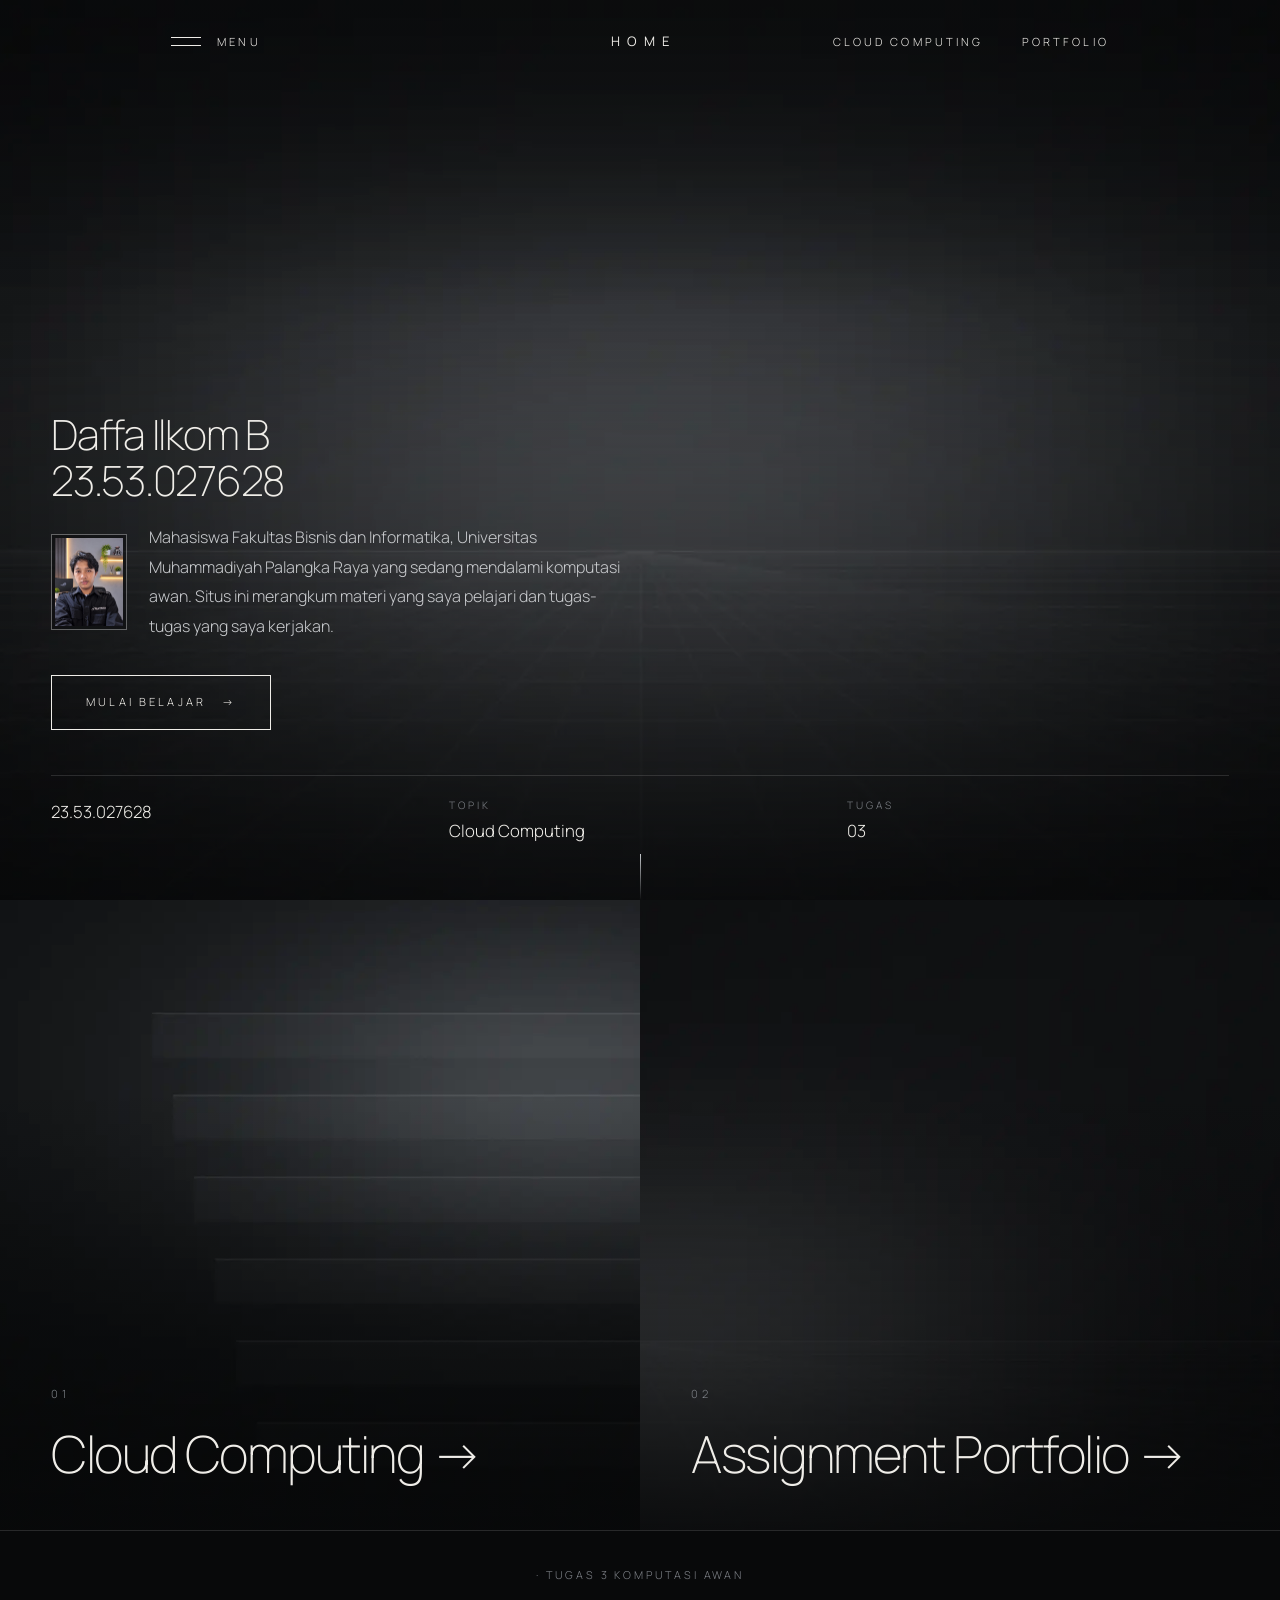
<file: index.html>
<!DOCTYPE html>
<html lang="id">
<head>
<meta charset="utf-8">
<meta name="viewport" content="width=device-width, initial-scale=1">
<meta name="theme-color" content="#08090a">
<title>Daffa | Beranda</title>
<meta name="description" content="Portofolio Ardiansyah, mahasiswa Komputasi Awan">
<link rel="icon" href="assets/img/favicon.png">
<link href="https://fonts.googleapis.com/css2?family=Instrument+Serif:ital@0;1&family=Manrope:wght@200;300;400&display=swap" rel="stylesheet">
<link rel="stylesheet" href="assets/css/style.css">
</head>
<body>
<div class="wipe" aria-hidden="true"></div>
<header class="hdr"><div class="wrap">
<button class="menu-btn" aria-expanded="false" aria-controls="menu"><b></b><span>Menu</span></button>
<a class="logo" href="index.html">HOME</a>
<nav class="links" aria-label="Navigasi utama"><a href="materi.html">Cloud Computing</a><a href="portofolio.html">Portfolio</a></nav>
</div></header>
<div class="ov" id="menu" role="dialog" aria-modal="true" aria-label="Menu navigasi" aria-hidden="true">
<div class="ov-bg" data-close></div>
<div class="ov-panel"><button class="ov-x" data-close>Tutup</button><nav aria-label="Menu penuh"><ul class="ov-list"><li><a href="index.html" style="--i:0"><em>01</em><span>Home</span><small>Tampilan Utama</small></a></li><li><a href="materi.html" style="--i:1"><em>02</em><span>Cloud Computing</span><small>SaaS, PaaS, IaaS, manfaat, dan risiko</small></a></li><li><a href="portofolio.html" style="--i:2"><em>03</em><span>Assignment Portfolio</span><small>Tugas 1 dan Tugas 2</small></a></li></ul></nav><p class="ov-foot">Daffa &middot; 23.53.027628</p></div>
<div class="ov-view" data-close><img src="assets/img/hero.webp" alt="" loading="lazy"><img src="assets/img/s-saas.webp" alt="" loading="lazy"><img src="assets/img/p-1.webp" alt="" loading="lazy"></div>
</div>
<main id="top">
<section class="hero"><img src="assets/img/hero.webp" alt="" data-p=".18" fetchpriority="high">
<div class="wrap">
<h1><span class="mask"><span>Daffa Ilkom B</span></span></h1>
<h1><span class="mask"><span>23.53.027628</span></span></h1>
<div class="intro">
<img class="avatar fade" style="--d:2" src="assets/img/daffa.jpeg" alt="Foto profil Ardiansyah" width="96" height="116" onerror="this.onerror=null;this.src='assets/img/profile-placeholder.svg'">
<p class="body-t fade" style="--d:2;color:#c9cbce;margin-top:18px;max-width:480px">Mahasiswa Fakultas Bisnis dan Informatika, Universitas Muhammadiyah Palangka Raya yang sedang mendalami komputasi awan. Situs ini merangkum materi yang saya pelajari dan tugas-tugas yang saya kerjakan.</p>
</div>
<a class="btn fade" style="--d:3" href="materi.html">Mulai Belajar</a>
<dl class="spec fade" style="--d:4"><div><dt></dt><dd>23.53.027628</dd></div><div><dt>Topik</dt><dd>Cloud Computing</dd></div><div><dt>Tugas</dt><dd>03</dd></div></dl></div>
<span class="cue" aria-hidden="true"></span></section>
<section class="duo"><a class="tile" href="materi.html"><img src="assets/img/s-saas.webp" alt="" loading="lazy"><div><p class="eyebrow">01</p><h3>Cloud Computing <span class="arrow">&rarr;</span></h3></div></a>
<a class="tile" href="portofolio.html"><img src="assets/img/p-1.webp" alt="" loading="lazy"><div><p class="eyebrow">02</p><h3>Assignment Portfolio <span class="arrow">&rarr;</span></h3></div></a></section>
</main>
<footer class="ftr"><div class="wrap"><div><span> </span> &middot; Tugas 3 Komputasi Awan</span><nav aria-label="Footer">
<script src="assets/js/app.js"></script>
</body>
</html>
</file>
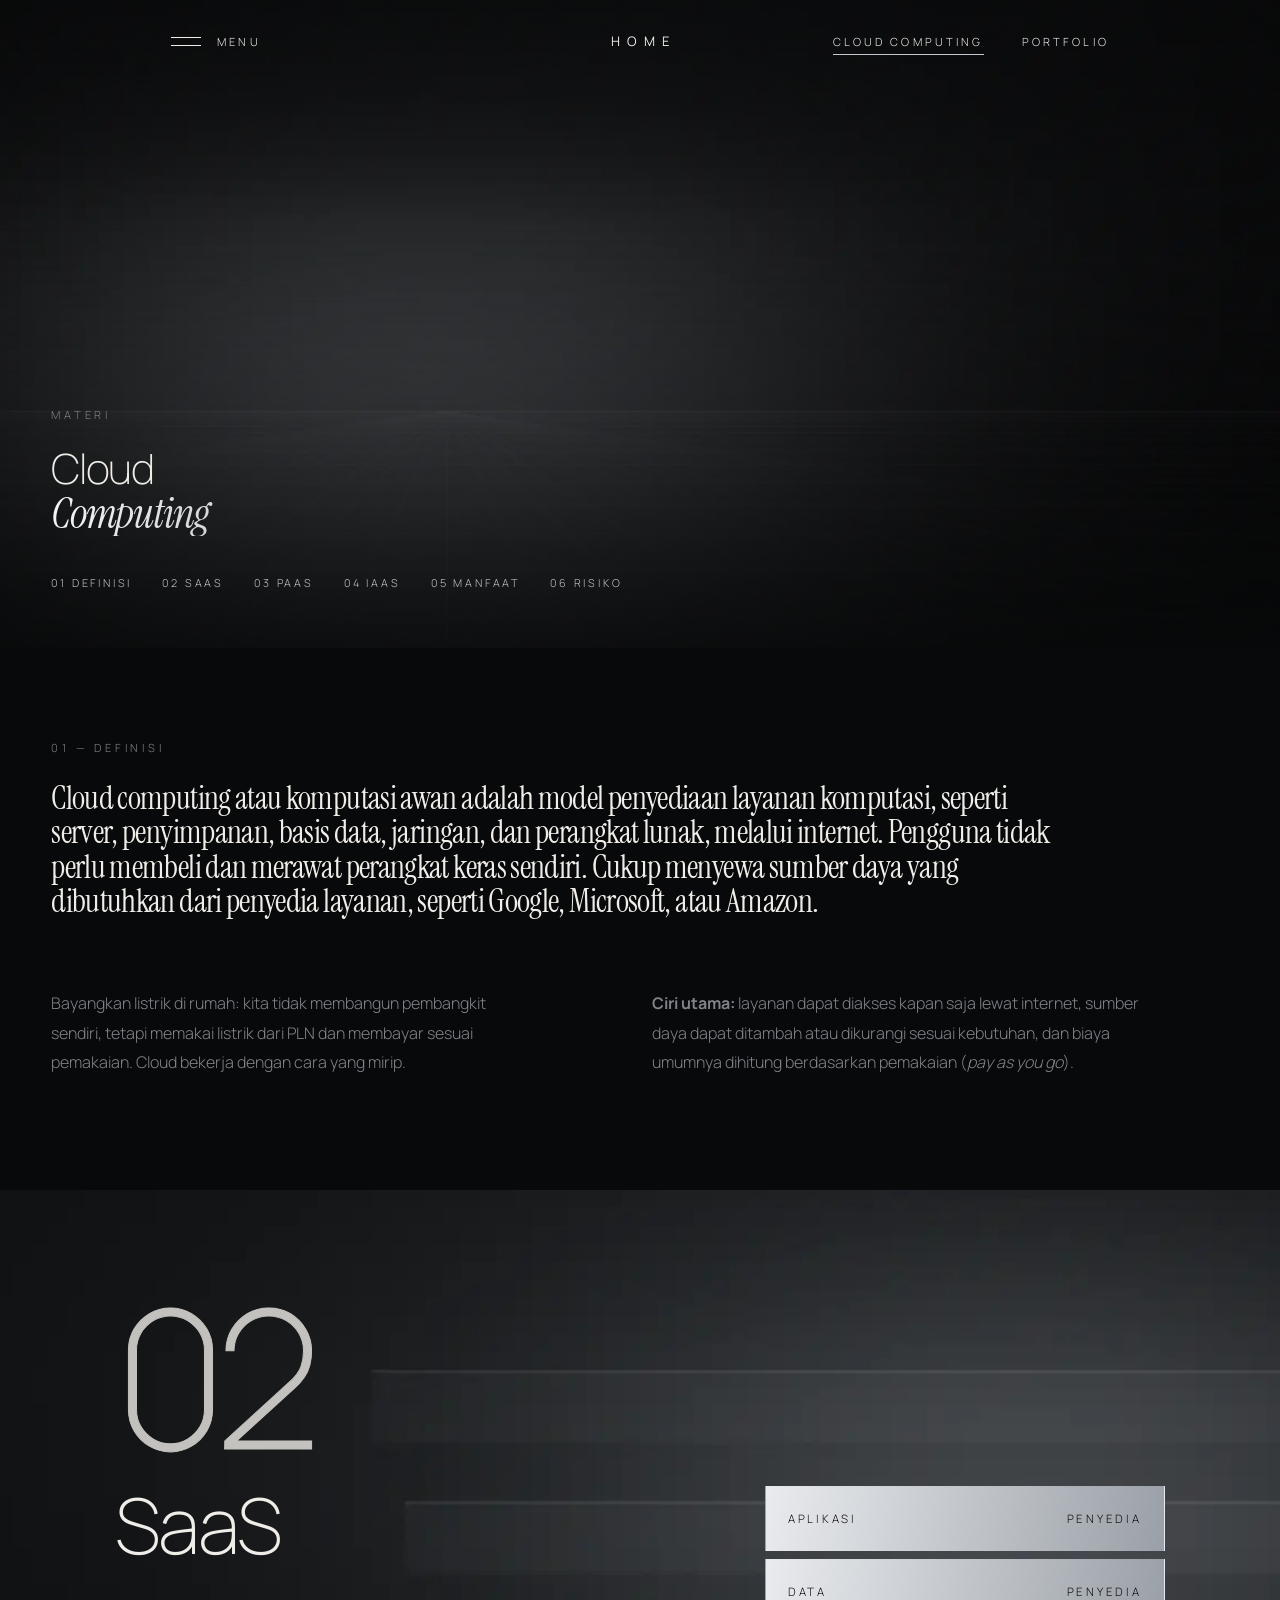
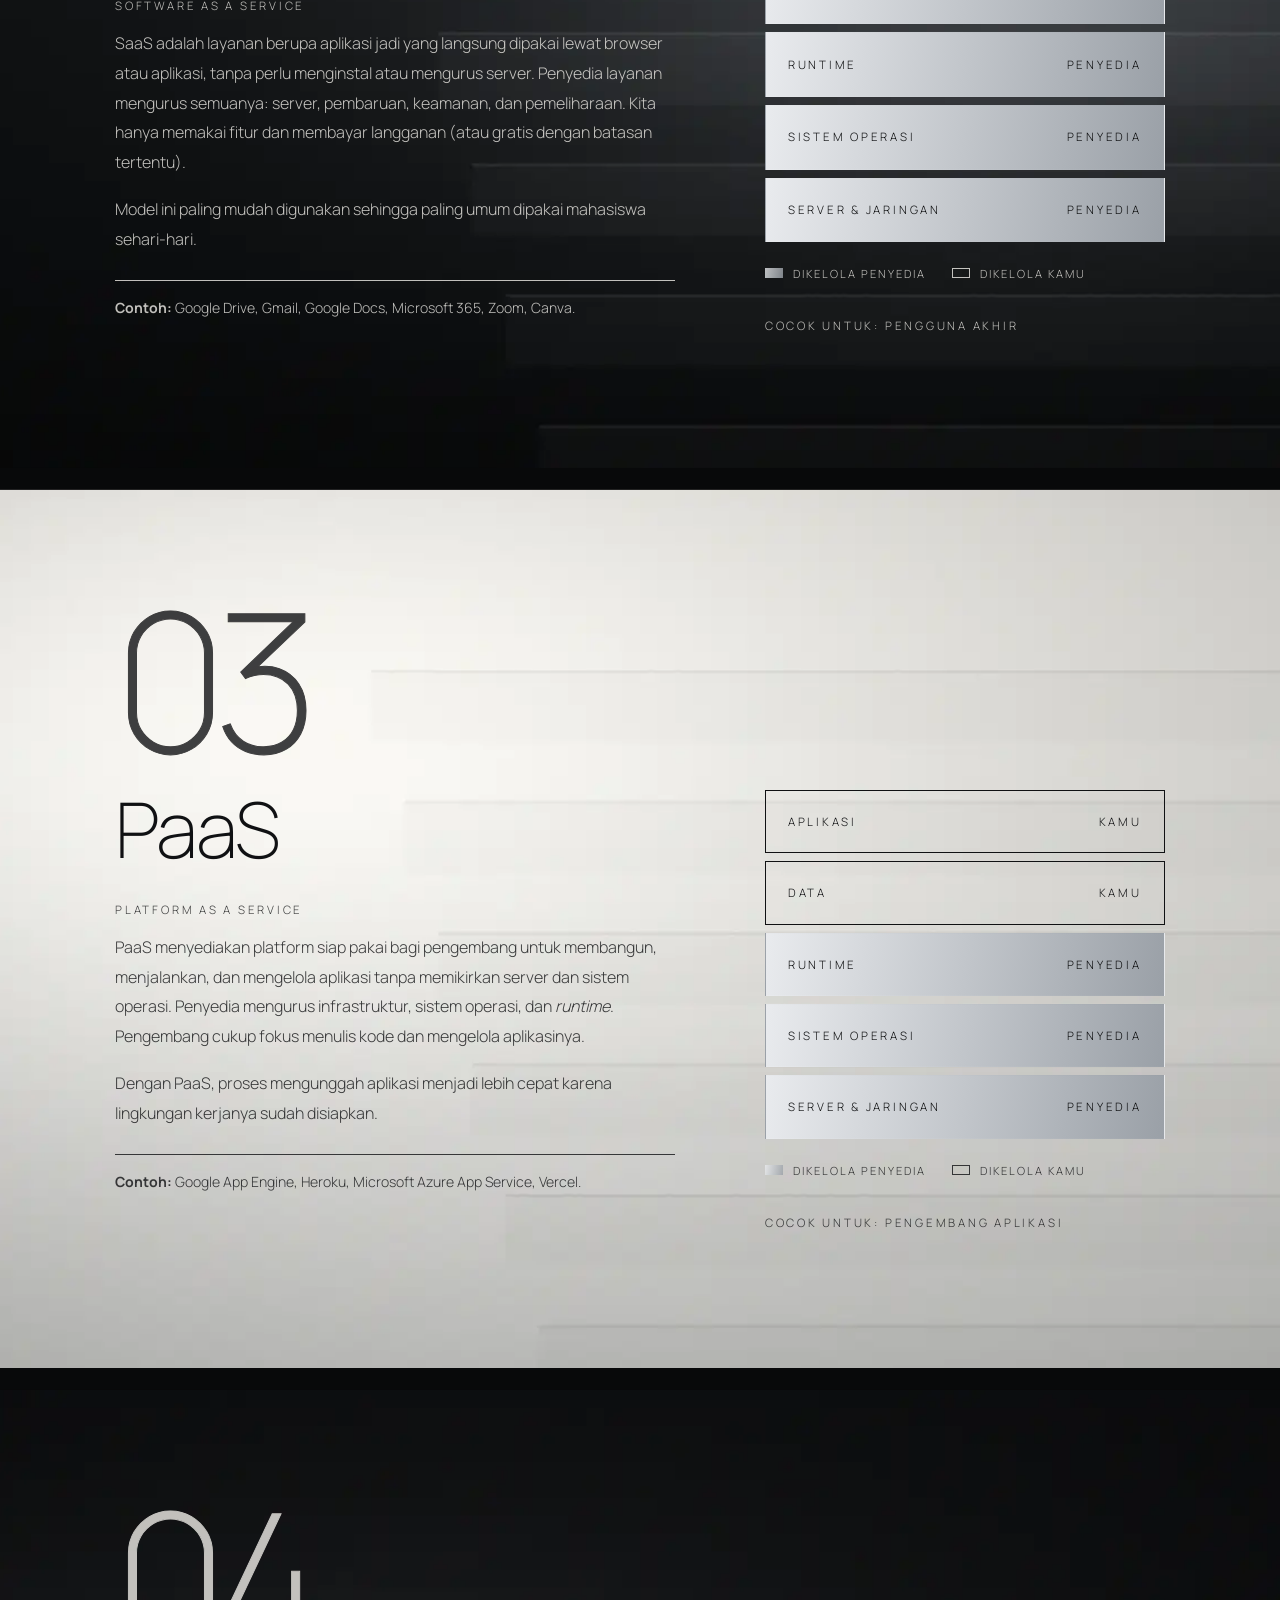
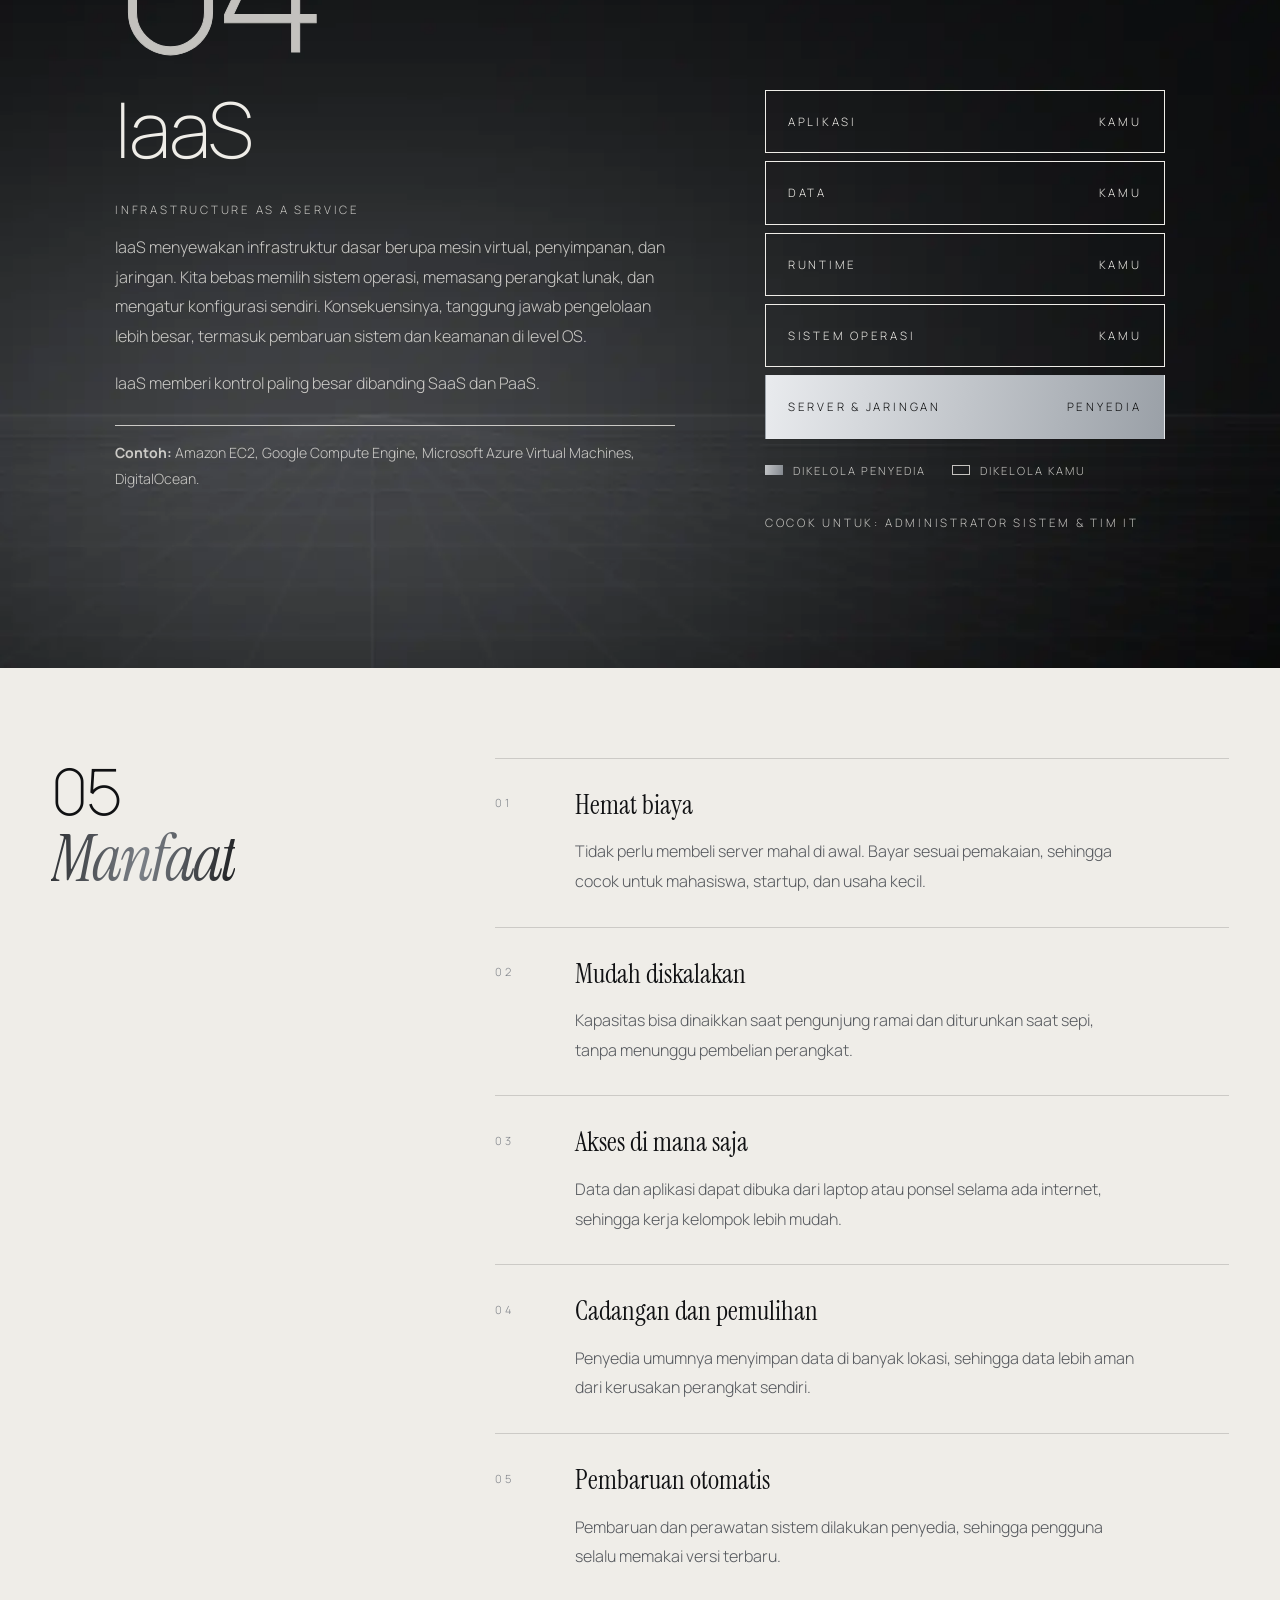
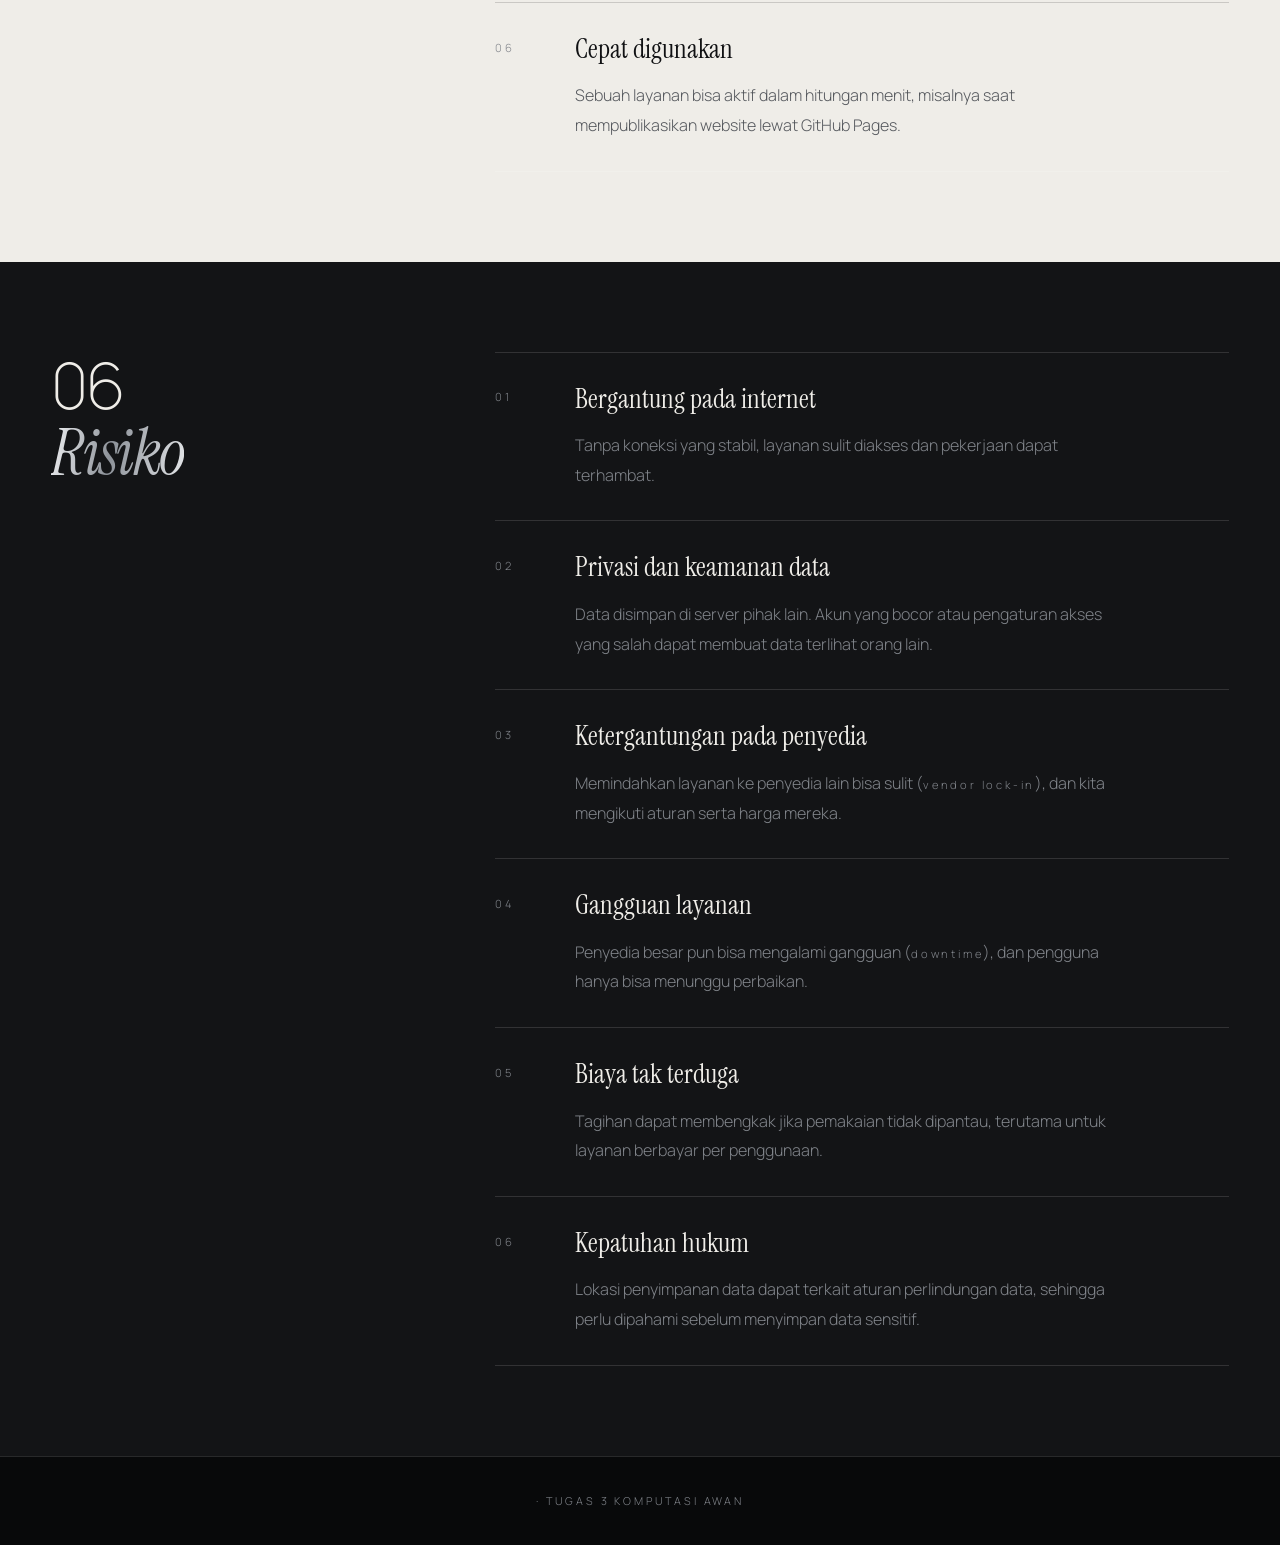
<file: materi.html>
<!DOCTYPE html>
<html lang="id">
<head>
<meta charset="utf-8">
<meta name="viewport" content="width=device-width, initial-scale=1">
<meta name="theme-color" content="#08090a">
<title>Cloud Computing | Ardiansyah</title>
<meta name="description" content="Materi dasar cloud computing: SaaS, PaaS, IaaS, manfaat, dan risiko">
<link rel="icon" href="assets/img/favicon.png">
<link href="https://fonts.googleapis.com/css2?family=Instrument+Serif:ital@0;1&family=Manrope:wght@200;300;400&display=swap" rel="stylesheet">
<link rel="stylesheet" href="assets/css/style.css">
</head>
<body>
<div class="wipe" aria-hidden="true"></div>
<header class="hdr"><div class="wrap">
<button class="menu-btn" aria-expanded="false" aria-controls="menu"><b></b><span>Menu</span></button>
<a class="logo" href="index.html">HOME</a>
<nav class="links" aria-label="Navigasi utama"><a href="materi.html" aria-current="page">Cloud Computing</a><a href="portofolio.html">Portfolio</a></nav>
</div></header>
<div class="ov" id="menu" role="dialog" aria-modal="true" aria-label="Menu navigasi" aria-hidden="true">
<div class="ov-bg" data-close></div>
<div class="ov-panel"><button class="ov-x" data-close>Tutup</button><nav aria-label="Menu penuh"><ul class="ov-list"><li><a href="index.html" style="--i:0"><em>01</em><span>Home</span><small>Tampilan Utama</small></a></li><li><a href="materi.html" style="--i:1"><em>02</em><span>Cloud Computing</span><small>SaaS, PaaS, IaaS, manfaat, dan risiko</small></a></li><li><a href="portofolio.html" style="--i:2"><em>03</em><span>Assignment Portfolio</span><small>Tugas 1 dan Tugas 2</small></a></li></ul></nav><p class="ov-foot">Daffa &middot; 23.53.027628</p></div>
<div class="ov-view" data-close><img src="assets/img/hero.webp" alt="" loading="lazy"><img src="assets/img/s-saas.webp" alt="" loading="lazy"><img src="assets/img/p-1.webp" alt="" loading="lazy"></div>
</div>
<main id="top">
<section class="hero sm"><img src="assets/img/s-iaas.webp" alt="" data-p=".18"><div class="wrap"><p class="eyebrow fade">Materi</p><h1><span class="mask"><span>Cloud</span></span><span class="mask"><span class="metal" style="--d:1">Computing</span></span></h1>
<nav class="toc fade" style="--d:3" aria-label="Daftar isi"><a href="#definisi">01 Definisi</a><a href="#saas">02 SaaS</a><a href="#paas">03 PaaS</a><a href="#iaas">04 IaaS</a><a href="#manfaat">05 Manfaat</a><a href="#risiko">06 Risiko</a></nav></div></section>
<section class="sec" id="definisi"><div class="wrap"><p class="eyebrow rv">01 &mdash; Definisi</p>
<p class="statement rv" style="--d:1;max-width:1000px">Cloud computing atau komputasi awan adalah model penyediaan layanan komputasi, seperti server, penyimpanan, basis data, jaringan, dan perangkat lunak, melalui internet. Pengguna tidak perlu membeli dan merawat perangkat keras sendiri. Cukup menyewa sumber daya yang dibutuhkan dari penyedia layanan, seperti Google, Microsoft, atau Amazon.</p>
<div class="grid" style="margin-top:70px"><div class="rv" style="grid-column:1/6"><p class="body-t">Bayangkan listrik di rumah: kita tidak membangun pembangkit sendiri, tetapi memakai listrik dari PLN dan membayar sesuai pemakaian. Cloud bekerja dengan cara yang mirip.</p></div><div class="rv" style="grid-column:7/13;--d:1"><p class="body-t"><strong>Ciri utama:</strong> layanan dapat diakses kapan saja lewat internet, sumber daya dapat ditambah atau dikurangi sesuai kebutuhan, dan biaya umumnya dihitung berdasarkan pemakaian (<em>pay as you go</em>).</p></div></div></div></section>
<section class="scene dark" id="saas"><img src="assets/img/s-saas.webp" alt="" loading="lazy" data-p=".12"><div class="wrap"><p class="big-n" aria-hidden="true">02</p><div class="scene-g">
<div class="rv"><h2>SaaS</h2><p class="who">Software as a Service</p><p>SaaS adalah layanan berupa aplikasi jadi yang langsung dipakai lewat browser atau aplikasi, tanpa perlu menginstal atau mengurus server. Penyedia layanan mengurus semuanya: server, pembaruan, keamanan, dan pemeliharaan. Kita hanya memakai fitur dan membayar langganan (atau gratis dengan batasan tertentu).</p><p>Model ini paling mudah digunakan sehingga paling umum dipakai mahasiswa sehari-hari.</p><p class="ex"><strong>Contoh:</strong> Google Drive, Gmail, Google Docs, Microsoft 365, Zoom, Canva.</p></div>
<div class="rv" style="--d:2"><div class="stack" role="img" aria-label="Diagram lapisan SAAS"><div class="slab"><span>Aplikasi</span><span>Penyedia</span></div><div class="slab"><span>Data</span><span>Penyedia</span></div><div class="slab"><span>Runtime</span><span>Penyedia</span></div><div class="slab"><span>Sistem Operasi</span><span>Penyedia</span></div><div class="slab"><span>Server &amp; Jaringan</span><span>Penyedia</span></div></div><p class="legend"><span><i></i>Dikelola penyedia</span><span><i class="o"></i>Dikelola kamu</span></p><p class="who">Cocok untuk: Pengguna akhir</p></div>
</div></div></section><section class="scene light" id="paas"><img src="assets/img/s-paas.webp" alt="" loading="lazy" data-p=".12"><div class="wrap"><p class="big-n" aria-hidden="true">03</p><div class="scene-g">
<div class="rv"><h2>PaaS</h2><p class="who">Platform as a Service</p><p>PaaS menyediakan platform siap pakai bagi pengembang untuk membangun, menjalankan, dan mengelola aplikasi tanpa memikirkan server dan sistem operasi. Penyedia mengurus infrastruktur, sistem operasi, dan <em>runtime</em>. Pengembang cukup fokus menulis kode dan mengelola aplikasinya.</p><p>Dengan PaaS, proses mengunggah aplikasi menjadi lebih cepat karena lingkungan kerjanya sudah disiapkan.</p><p class="ex"><strong>Contoh:</strong> Google App Engine, Heroku, Microsoft Azure App Service, Vercel.</p></div>
<div class="rv" style="--d:2"><div class="stack" role="img" aria-label="Diagram lapisan PAAS"><div class="slab you"><span>Aplikasi</span><span>Kamu</span></div><div class="slab you"><span>Data</span><span>Kamu</span></div><div class="slab"><span>Runtime</span><span>Penyedia</span></div><div class="slab"><span>Sistem Operasi</span><span>Penyedia</span></div><div class="slab"><span>Server &amp; Jaringan</span><span>Penyedia</span></div></div><p class="legend"><span><i></i>Dikelola penyedia</span><span><i class="o"></i>Dikelola kamu</span></p><p class="who">Cocok untuk: Pengembang aplikasi</p></div>
</div></div></section><section class="scene dark" id="iaas"><img src="assets/img/s-iaas.webp" alt="" loading="lazy" data-p=".12"><div class="wrap"><p class="big-n" aria-hidden="true">04</p><div class="scene-g">
<div class="rv"><h2>IaaS</h2><p class="who">Infrastructure as a Service</p><p>IaaS menyewakan infrastruktur dasar berupa mesin virtual, penyimpanan, dan jaringan. Kita bebas memilih sistem operasi, memasang perangkat lunak, dan mengatur konfigurasi sendiri. Konsekuensinya, tanggung jawab pengelolaan lebih besar, termasuk pembaruan sistem dan keamanan di level OS.</p><p>IaaS memberi kontrol paling besar dibanding SaaS dan PaaS.</p><p class="ex"><strong>Contoh:</strong> Amazon EC2, Google Compute Engine, Microsoft Azure Virtual Machines, DigitalOcean.</p></div>
<div class="rv" style="--d:2"><div class="stack" role="img" aria-label="Diagram lapisan IAAS"><div class="slab you"><span>Aplikasi</span><span>Kamu</span></div><div class="slab you"><span>Data</span><span>Kamu</span></div><div class="slab you"><span>Runtime</span><span>Kamu</span></div><div class="slab you"><span>Sistem Operasi</span><span>Kamu</span></div><div class="slab"><span>Server &amp; Jaringan</span><span>Penyedia</span></div></div><p class="legend"><span><i></i>Dikelola penyedia</span><span><i class="o"></i>Dikelola kamu</span></p><p class="who">Cocok untuk: Administrator sistem &amp; tim IT</p></div>
</div></div></section>
<section class="sec light" id="manfaat"><div class="wrap lst"><h2 class="rv">05<br><span class="metal">Manfaat</span></h2><div><div class="row rv"><em>01</em><h3> Hemat biaya</h3><p>Tidak perlu membeli server mahal di awal. Bayar sesuai pemakaian, sehingga cocok untuk mahasiswa, startup, dan usaha kecil.</p></div><div class="row rv"><em>02</em><h3> Mudah diskalakan</h3><p>Kapasitas bisa dinaikkan saat pengunjung ramai dan diturunkan saat sepi, tanpa menunggu pembelian perangkat.</p></div><div class="row rv"><em>03</em><h3> Akses di mana saja</h3><p>Data dan aplikasi dapat dibuka dari laptop atau ponsel selama ada internet, sehingga kerja kelompok lebih mudah.</p></div><div class="row rv"><em>04</em><h3> Cadangan dan pemulihan</h3><p>Penyedia umumnya menyimpan data di banyak lokasi, sehingga data lebih aman dari kerusakan perangkat sendiri.</p></div><div class="row rv"><em>05</em><h3> Pembaruan otomatis</h3><p>Pembaruan dan perawatan sistem dilakukan penyedia, sehingga pengguna selalu memakai versi terbaru.</p></div><div class="row rv"><em>06</em><h3> Cepat digunakan</h3><p>Sebuah layanan bisa aktif dalam hitungan menit, misalnya saat mempublikasikan website lewat GitHub Pages.</p></div></div></div></section>
<section class="sec dark" id="risiko"><div class="wrap lst"><h2 class="rv">06<br><span class="metal">Risiko</span></h2><div><div class="row rv"><em>01</em><h3> Bergantung pada internet</h3><p>Tanpa koneksi yang stabil, layanan sulit diakses dan pekerjaan dapat terhambat.</p></div><div class="row rv"><em>02</em><h3> Privasi dan keamanan data</h3><p>Data disimpan di server pihak lain. Akun yang bocor atau pengaturan akses yang salah dapat membuat data terlihat orang lain.</p></div><div class="row rv"><em>03</em><h3> Ketergantungan pada penyedia</h3><p>Memindahkan layanan ke penyedia lain bisa sulit (<em>vendor lock-in</em>), dan kita mengikuti aturan serta harga mereka.</p></div><div class="row rv"><em>04</em><h3> Gangguan layanan</h3><p>Penyedia besar pun bisa mengalami gangguan (<em>downtime</em>), dan pengguna hanya bisa menunggu perbaikan.</p></div><div class="row rv"><em>05</em><h3> Biaya tak terduga</h3><p>Tagihan dapat membengkak jika pemakaian tidak dipantau, terutama untuk layanan berbayar per penggunaan.</p></div><div class="row rv"><em>06</em><h3> Kepatuhan hukum</h3><p>Lokasi penyimpanan data dapat terkait aturan perlindungan data, sehingga perlu dipahami sebelum menyimpan data sensitif.</p></div>
</main>
<footer class="ftr"><div class="wrap"><div><span> </span> &middot; Tugas 3 Komputasi Awan</span><nav aria-label="Footer">
<script src="assets/js/app.js"></script>
</body>
</html>
</file>
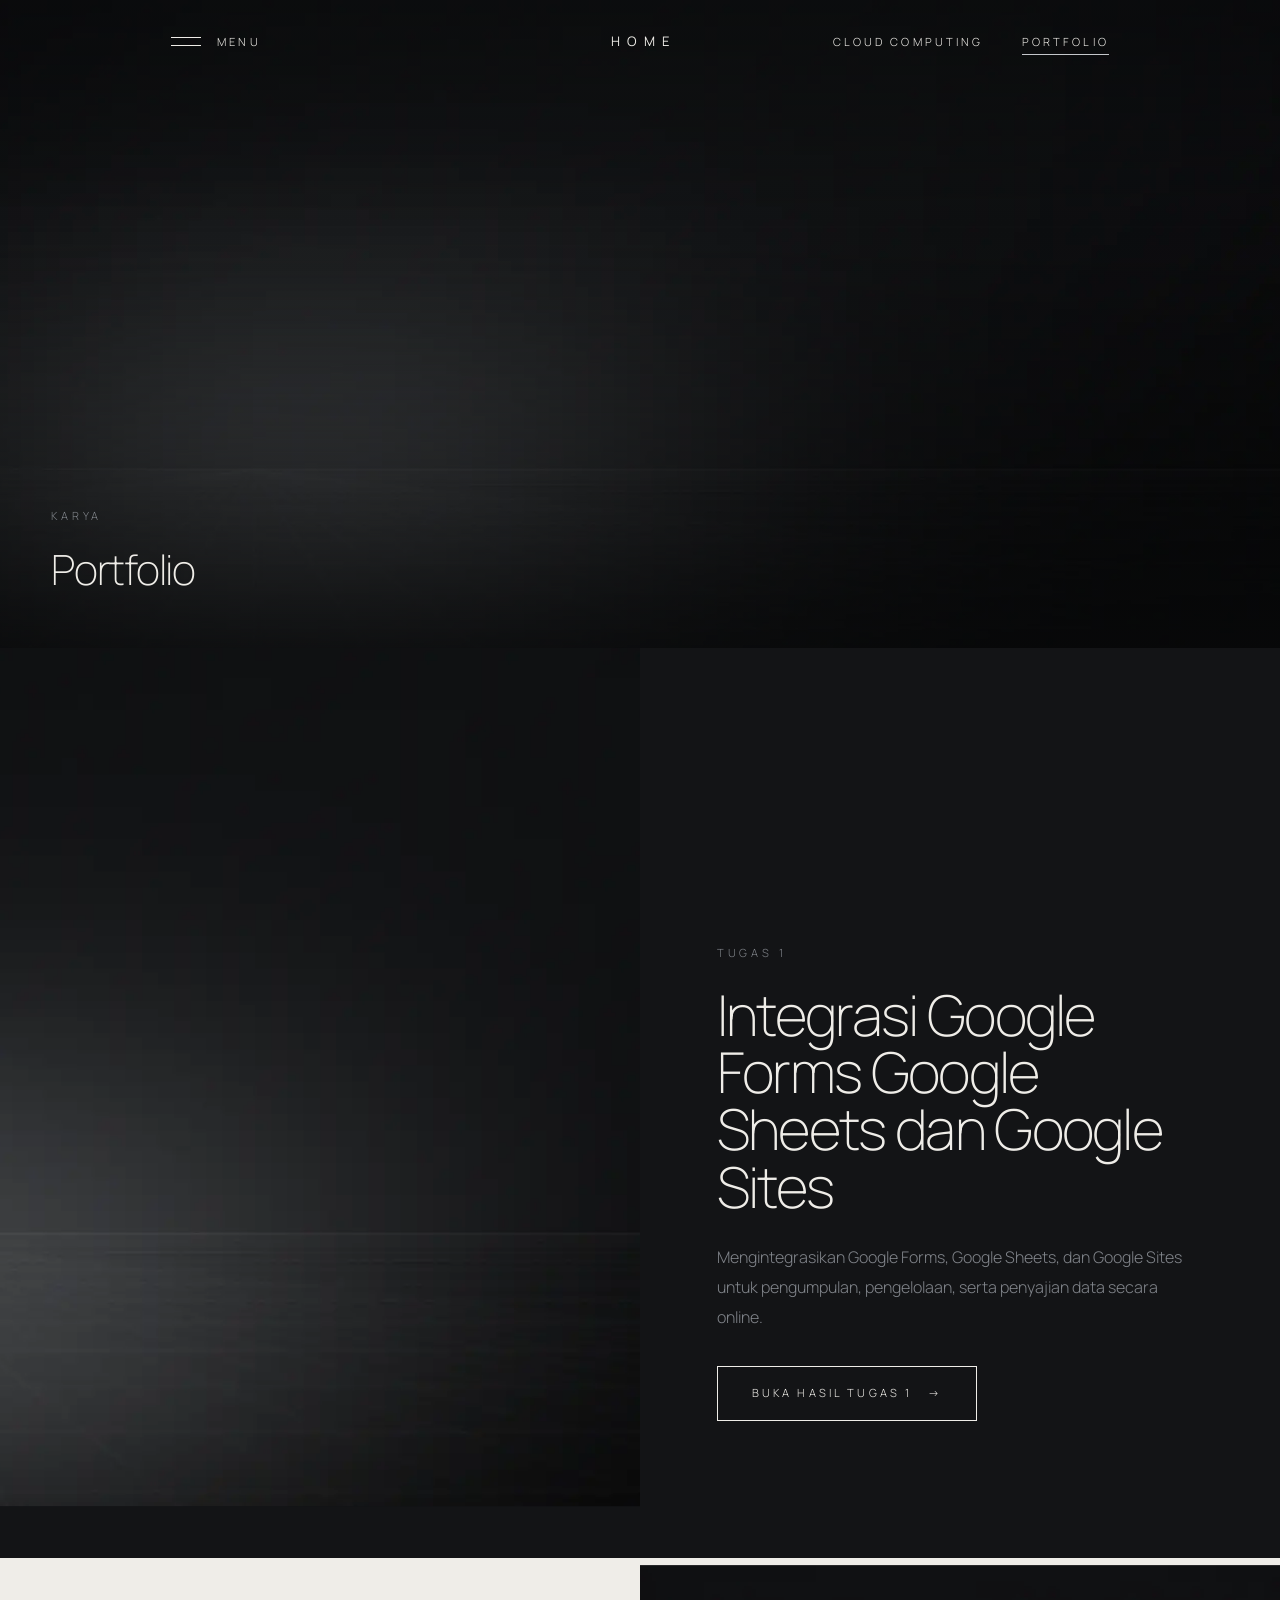
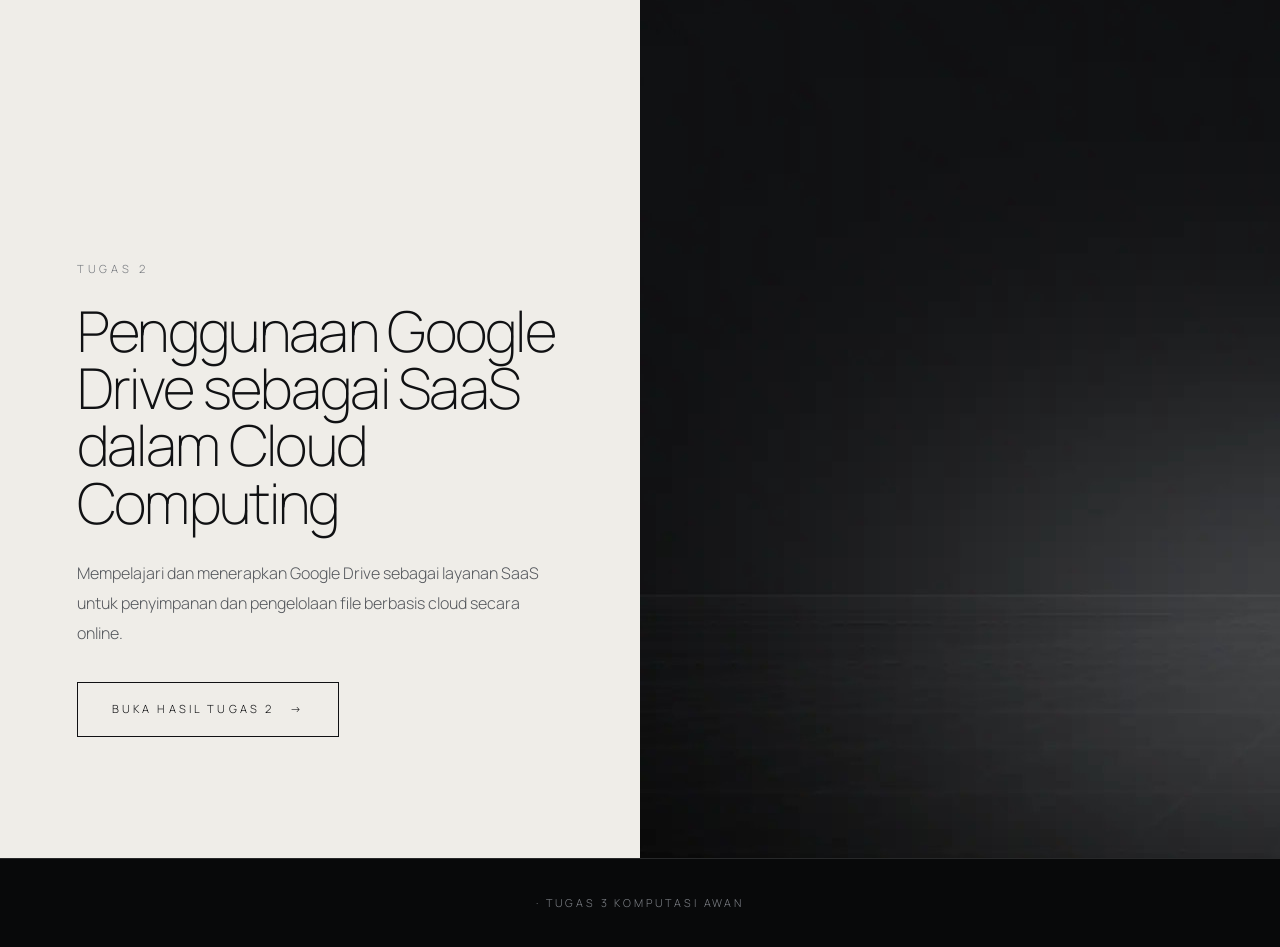
<file: portofolio.html>
<!DOCTYPE html>
<html lang="id">
<head>
<meta charset="utf-8">
<meta name="viewport" content="width=device-width, initial-scale=1">
<meta name="theme-color" content="#08090a">
<title>Portofolio | Ardiansyah</title>
<meta name="description" content="Portofolio tugas Ardiansyah">
<link rel="icon" href="assets/img/favicon.png">
<link href="https://fonts.googleapis.com/css2?family=Instrument+Serif:ital@0;1&family=Manrope:wght@200;300;400&display=swap" rel="stylesheet">
<link rel="stylesheet" href="assets/css/style.css">
</head>
<body>
<div class="wipe" aria-hidden="true"></div>
<header class="hdr"><div class="wrap">
<button class="menu-btn" aria-expanded="false" aria-controls="menu"><b></b><span>Menu</span></button>
<a class="logo" href="index.html">HOME</a>
<nav class="links" aria-label="Navigasi utama"><a href="materi.html">Cloud Computing</a><a href="portofolio.html" aria-current="page">Portfolio</a></nav>
</div></header>
<div class="ov" id="menu" role="dialog" aria-modal="true" aria-label="Menu navigasi" aria-hidden="true">
<div class="ov-bg" data-close></div>
<div class="ov-panel"><button class="ov-x" data-close>Tutup</button><nav aria-label="Menu penuh"><ul class="ov-list"><li><a href="index.html" style="--i:0"><em>01</em><span>Home</span><small>Tampilan Utama</small></a></li><li><a href="materi.html" style="--i:1"><em>02</em><span>Cloud Computing</span><small>SaaS, PaaS, IaaS, manfaat, dan risiko</small></a></li><li><a href="portofolio.html" style="--i:2"><em>03</em><span>Assignment Portfolio</span><small>Tugas 1 dan Tugas 2</small></a></li></ul></nav><p class="ov-foot">Daffa &middot; 23.53.027628</p></div>
<div class="ov-view" data-close><img src="assets/img/hero.webp" alt="" loading="lazy"><img src="assets/img/s-saas.webp" alt="" loading="lazy"><img src="assets/img/p-1.webp" alt="" loading="lazy"></div>
</div>
<main id="top">
<section class="hero sm"><img src="assets/img/p-1.webp" alt="" data-p=".18"><div class="wrap"><p class="eyebrow fade">Karya</p><h1><span class="mask"><span>Portfolio</span></span></h1></div></section>
<section class="work sec dark" style="padding:0" id="tugas1"><div class="pic"><img src="assets/img/p-1.webp" alt="" loading="lazy" data-p=".08"></div>
<div class="txt rv"><p class="big-n" aria-hidden="true">01</p><p class="eyebrow">Tugas 1</p><h2>Integrasi Google Forms Google Sheets dan Google Sites</h2><p class="body-t">Mengintegrasikan Google Forms, Google Sheets, dan Google Sites untuk pengumpulan, pengelolaan, serta penyajian data secara online.</p>
<a class="btn" href="https://sites.google.com/view/ardiansyah-daffa/beranda" target="_blank" rel="noopener" style="align-self:flex-start">Buka Hasil Tugas 1</a>
<p class="todo"></p></div></section><section class="work sec light rev" style="padding:0" id="tugas2"><div class="pic"><img src="assets/img/p-2.webp" alt="" loading="lazy" data-p=".08"></div>
<div class="txt rv"><p class="big-n" aria-hidden="true">02</p><p class="eyebrow">Tugas 2</p><h2>Penggunaan Google Drive sebagai SaaS dalam Cloud Computing</h2><p class="body-t">Mempelajari dan menerapkan Google Drive sebagai layanan SaaS untuk penyimpanan dan pengelolaan file berbasis cloud secara online.</p>
<a class="btn" href="https://drive.google.com/drive/folders/18BDg8Oq8WiZmRA9neOzTxMOCTi3dRPie?usp=sharing" target="_blank" rel="noopener" style="align-self:flex-start">Buka Hasil Tugas 2</a>
</main>
<footer class="ftr"><div class="wrap"><div><span> </span> &middot; Tugas 3 Komputasi Awan</span><nav aria-label="Footer">
<script src="assets/js/app.js"></script>
</body>
</html>
</file>
<file: assets/css/style.css>
:root{--o:#08090a;--g:#131416;--s:#c4c7cb;--w:#efede8;--m:#80848a;--line:rgba(255,255,255,.13);--e:cubic-bezier(.77,0,.18,1);--f:cubic-bezier(.22,.61,.36,1);--sans:"Manrope",system-ui,sans-serif;--serif:"Instrument Serif",Georgia,serif}
*{box-sizing:border-box;margin:0;padding:0}
html{scroll-behavior:smooth;overflow-x:clip}
body{background:var(--o);color:var(--w);font:300 1rem/1.85 var(--sans);overflow-x:clip;-webkit-font-smoothing:antialiased}
body.lock{overflow:hidden}
a{color:inherit;text-decoration:none}img{display:block;max-width:100%}ul{list-style:none}
a:focus-visible,button:focus-visible{outline:1px solid var(--s);outline-offset:5px}
.metal{font-family:var(--serif);font-style:italic;font-weight:400;background:linear-gradient(100deg,#f4f5f7,#8d9299 45%,#e6e8eb);-webkit-background-clip:text;background-clip:text;color:transparent}
.light .metal{background:linear-gradient(100deg,#2a2c2f,#7b8087 50%,#1b1c1e);-webkit-background-clip:text;background-clip:text}
.wrap{max-width:1320px;margin:0 auto;padding:0 clamp(22px,4vw,56px)}
.eyebrow{font-size:.7rem;letter-spacing:.34em;text-transform:uppercase;color:var(--m);margin-bottom:22px}
h1,h2,h3{font-weight:200;line-height:1.02;letter-spacing:-.03em}
/* wipe transition */
.wipe{position:fixed;inset:0;background:#0d0e10;z-index:300;transform:scaleY(0);transform-origin:bottom;transition:transform .6s var(--e);pointer-events:none;animation:wipeOut 1s var(--e) both}
body.leaving .wipe{transform:scaleY(1);animation:none;pointer-events:all}
@keyframes wipeOut{from{transform:scaleY(1);transform-origin:top}to{transform:scaleY(0);transform-origin:top}}
/* header */
.hdr{position:fixed;inset:0 0 auto;z-index:60;padding:28px 0;transition:background .5s,padding .4s,backdrop-filter .5s}
.hdr.sc{background:rgba(8,9,10,.7);-webkit-backdrop-filter:blur(16px);backdrop-filter:blur(16px);padding:16px 0}
.hdr .wrap{display:grid;grid-template-columns:1fr auto 1fr;align-items:center}
.menu-btn,.links a{background:none;border:0;color:inherit;font:300 .7rem var(--sans);letter-spacing:.28em;text-transform:uppercase;cursor:pointer;position:relative;padding:6px 0}
.menu-btn{display:inline-flex;align-items:center;gap:16px;justify-self:start}
.menu-btn b{width:30px;display:grid;gap:7px}.menu-btn b:before,.menu-btn b:after{content:"";height:1px;background:currentColor;transition:transform .4s var(--f)}
.menu-btn:hover b:before{transform:translateX(6px)}.menu-btn:hover b:after{transform:translateX(-6px)}
.logo{font-size:.82rem;letter-spacing:.55em;text-transform:uppercase;font-weight:400;padding-left:.55em}
.links{display:flex;gap:38px;justify-self:end}
.links a:after{content:"";position:absolute;left:0;right:0;bottom:0;height:1px;background:var(--s);transform:scaleX(0);transform-origin:right;transition:transform .5s var(--f)}
.links a:hover:after,.links a[aria-current]:after{transform:scaleX(1);transform-origin:left}
/* overlay */
.ov{position:fixed;inset:0;z-index:100;visibility:hidden;transition:visibility 0s .9s}
.ov.open{visibility:visible;transition-delay:0s}
.ov-bg{position:absolute;inset:0;background:rgba(6,7,8,0);-webkit-backdrop-filter:blur(0);backdrop-filter:blur(0);transition:background .7s,backdrop-filter .8s,-webkit-backdrop-filter .8s}
.ov.open .ov-bg{background:rgba(6,7,8,.55);-webkit-backdrop-filter:blur(22px);backdrop-filter:blur(22px)}
@supports not (backdrop-filter:blur(1px)){.ov.open .ov-bg{background:rgba(6,7,8,.92)}}
.ov-panel{position:absolute;inset:0 auto 0 0;width:min(64%,900px);background:rgba(9,10,11,.94);padding:clamp(90px,14vh,140px) clamp(28px,5vw,80px) 40px;display:flex;flex-direction:column;justify-content:space-between;clip-path:inset(0 100% 0 0);transition:clip-path .65s var(--e)}
.ov.open .ov-panel{clip-path:inset(0 0 0 0);transition-duration:.95s}
.ov-x{position:absolute;top:26px;left:clamp(28px,5vw,80px);background:none;border:0;color:inherit;font:300 .7rem var(--sans);letter-spacing:.28em;text-transform:uppercase;cursor:pointer;display:flex;gap:14px;align-items:center;opacity:0;transition:opacity .3s}
.ov-x:before{content:"";width:26px;height:1px;background:currentColor;transform:rotate(45deg) scaleX(.9);box-shadow:0 0 0 0}
.ov.open .ov-x{opacity:1;transition:opacity .6s .6s}
.ov-list li{overflow:hidden;border-top:1px solid var(--line)}.ov-list li:last-child{border-bottom:1px solid var(--line)}
.ov-list a{display:grid;grid-template-columns:48px 1fr;column-gap:12px;padding:clamp(14px,2.6vh,26px) 0;transform:translateY(105%);transition:transform .4s var(--f),color .4s,padding .5s var(--f)}
.ov.open .ov-list a{transform:none;transition:transform 1s var(--f) calc(.35s + var(--i)*.09s),color .4s,padding .5s var(--f)}
.ov-list em{font:300 .68rem var(--sans);letter-spacing:.25em;color:var(--m);padding-top:.9em}
.ov-list span{font-family:var(--serif);font-size:clamp(2.1rem,5.4vw,4.2rem);line-height:1.1}
.ov-list small{grid-column:2;font-size:.78rem;color:var(--m);letter-spacing:.03em;opacity:0;transform:translateY(8px);transition:opacity .5s,transform .5s}
.ov.open .ov-list small{opacity:1;transform:none;transition-delay:calc(.8s + var(--i)*.09s)}
.ov-list:hover a{color:#5e6166}.ov-list a:hover,.ov-list a:focus-visible{color:var(--w);padding-left:20px}
.ov-list a:hover span{font-style:italic}
.ov-foot{font-size:.68rem;letter-spacing:.3em;text-transform:uppercase;color:var(--m)}
.ov-view{position:absolute;inset:12% 6% 12% calc(min(64%,900px) + 5%);opacity:0;transition:opacity .8s .3s}
.ov.open .ov-view{opacity:1}
.ov-view img{position:absolute;inset:0;width:100%;height:100%;object-fit:cover;opacity:0;transition:opacity .7s;filter:brightness(.8)}
.ov-view img.on{opacity:1}
/* hero */
.hero{position:relative;min-height:100vh;min-height:100svh;display:flex;flex-direction:column;justify-content:flex-end;overflow:hidden}
.hero.sm{min-height:72vh;min-height:72svh}
.hero>img{position:absolute;inset:-6% 0;width:100%;height:112%;object-fit:cover}
.hero:after{content:"";position:absolute;inset:0;background:linear-gradient(180deg,rgba(8,9,10,.5),transparent 35%,rgba(8,9,10,.8))}
.hero .wrap{position:relative;z-index:2;width:100%;padding-bottom:clamp(30px,6vh,60px)}
.hero h1{font-size:clamp(2.6rem,13.5vw,1.5rem)}
.mask{display:block;overflow:hidden;padding-bottom:.08em}
.mask>span{display:block;transform:translateY(108%);animation:up 1.2s var(--f) forwards;animation-delay:calc(.55s + var(--d,0)*.12s)}
@keyframes up{to{transform:none}}
.fade{opacity:0;transform:translateY(24px);animation:fd 1.1s var(--f) forwards;animation-delay:calc(.7s + var(--d,0)*.14s)}
@keyframes fd{to{opacity:1;transform:none}}
.spec{display:grid;grid-template-columns:repeat(3,1fr);border-top:1px solid var(--line);margin-top:clamp(28px,5vh,56px);padding-top:20px;gap:16px}
.spec dt{font-size:.64rem;letter-spacing:.3em;text-transform:uppercase;color:var(--m)}.spec dd{font-size:1.05rem}
.cue{position:absolute;z-index:2;left:50%;bottom:0;width:1px;height:46px;background:linear-gradient(var(--s),transparent);transform-origin:top;animation:cue 2.4s var(--e) infinite}
@keyframes cue{0%{transform:scaleY(0)}60%{transform:scaleY(1)}100%{transform:scaleY(1);opacity:0}}
/* sections */
.sec{padding:clamp(90px,14vw,0px) 0;position:relative}
.sec.light{background:var(--w);color:#101113}.sec.light .eyebrow{color:#76797e}
.sec.dark{background:var(--g)}
.grid{display:grid;grid-template-columns:repeat(12,1fr);gap:0 24px;align-items:start}
.statement{font-family:var(--serif);font-size:clamp(2rem,5.2vw,1.6rem);line-height:1.08;letter-spacing:-.02em;font-weight:400}
.body-t{color:var(--m);max-width:520px}.light .body-t{color:#55585d}
.btn{display:inline-flex;gap:16px;align-items:center;margin-top:34px;padding:16px 34px;border:1px solid currentColor;font-size:.7rem;letter-spacing:.28em;text-transform:uppercase;position:relative;overflow:hidden;z-index:0;transition:color .5s}
.btn:before{content:"";position:absolute;inset:0;background:var(--w);transform:translateY(101%);transition:transform .5s var(--f);z-index:-1}
.btn:hover{color:var(--o)}.btn:hover:before{transform:none}.btn:after{content:"\2192";transition:transform .4s var(--f)}.btn:hover:after{transform:translateX(6px)}
.light .btn:before{background:#101113}.light .btn:hover{color:var(--w)}
.imgrv{overflow:hidden;clip-path:inset(0 0 100% 0);transition:clip-path 1.3s var(--e)}
.imgrv img{width:100%;height:100%;object-fit:cover;transform:scale(1.25);transition:transform 1.8s var(--f)}
.imgrv.in{clip-path:inset(0)}.imgrv.in img{transform:none}
.rv{opacity:0;transform:translateY(42px);transition:opacity 1.1s var(--f),transform 1.1s var(--f);transition-delay:calc(var(--d,0)*.12s)}.rv.in{opacity:1;transform:none}
/* profile */
.prof-t{grid-column:1/8}.prof-p{grid-column:9/13;margin-top:clamp(40px,10vw,140px);margin-bottom:-18vw}
.prof-p img{aspect-ratio:3/4}
.nim{font:200 clamp(4rem,10vw,8.5rem)/1 var(--sans);letter-spacing:-.05em;color:transparent;-webkit-text-stroke:1px rgba(16,17,19,.45);margin:50px 0 0}
/* chapters / bands */
.band{position:relative;min-height:80vh;display:flex;align-items:center;overflow:hidden;padding-top:clamp(120px,16vw,220px)}
.band>img{position:absolute;inset:-8% 0;width:100%;height:116%;object-fit:cover}
.band:after{content:"";position:absolute;inset:0;background:rgba(8,9,10,.45)}
.band .wrap{position:relative;z-index:2}
.duo{display:grid;grid-template-columns:1fr 1fr}
.tile{position:relative;min-height:70vh;display:flex;align-items:flex-end;padding:clamp(26px,4vw,56px);overflow:hidden}
.tile img{position:absolute;inset:0;width:100%;height:100%;object-fit:cover;transition:transform 1.6s var(--f)}
.tile:before{content:"";position:absolute;inset:0;background:linear-gradient(transparent 30%,rgba(8,9,10,.85));z-index:1}
.tile:hover img{transform:scale(1.06)}.tile>div{position:relative;z-index:2}
.tile h3{font-size:clamp(2rem,4vw,3.4rem)}
.arrow{display:inline-block;transition:transform .4s var(--f)}.tile:hover .arrow{transform:translateX(10px)}
/* materi scenes */
.scene{position:relative;min-height:100vh;display:flex;align-items:center;overflow:hidden;padding:130px 0}
.scene>img{position:absolute;inset:-6% 0;width:100%;height:112%;object-fit:cover}
.scene.light{color:#101113}
.scene .wrap{position:relative;z-index:2}
.scene-g{display:grid;grid-template-columns:7fr 5fr;gap:clamp(36px,7vw,110px);align-items:center}
.big-n{font:200 clamp(5rem,15vw,13rem)/.8 var(--sans);letter-spacing:-.06em;color:transparent;-webkit-text-stroke:1px currentColor;opacity:.45;margin-bottom:26px}
.scene h2{font-size:clamp(2.4rem,6vw,5rem);margin-bottom:.4em}
.scene p{max-width:560px;margin-bottom:1.1em;color:inherit;opacity:.8}
.ex{border-top:1px solid currentColor;padding-top:14px;margin-top:26px;font-size:.88rem}
.stack{display:grid;gap:8px}
.slab{padding:20px 22px;border:1px solid currentColor;font-size:.72rem;letter-spacing:.24em;text-transform:uppercase;display:flex;justify-content:space-between;transition:transform .5s var(--f)}
.slab:not(.you){background:linear-gradient(100deg,#e9ebee,#9aa0a7);color:#0c0d0e;border-color:transparent}
.slab:hover{transform:translateX(10px)}
.legend{display:flex;gap:26px;margin-top:22px;font-size:.7rem;letter-spacing:.18em;text-transform:uppercase;opacity:.75}
.legend i{display:inline-block;width:18px;height:10px;margin-right:10px;background:linear-gradient(100deg,#e9ebee,#9aa0a7)}.legend i.o{background:none;border:1px solid currentColor}
.who{font-size:.72rem;letter-spacing:.24em;text-transform:uppercase;opacity:.6;margin-bottom:16px}
.lst{display:grid;grid-template-columns:4fr 8fr;gap:clamp(30px,6vw,100px)}
.lst h2{font-size:clamp(2.4rem,5vw,4.4rem);position:sticky;top:120px;align-self:start}
.row{display:grid;grid-template-columns:60px 1fr;gap:10px 20px;padding:30px 0;border-top:1px solid var(--line)}.light .row{border-color:rgba(0,0,0,.15)}
.row:last-child{border-bottom:1px solid var(--line)}
.row em{font:300 .7rem var(--sans);letter-spacing:.25em;color:var(--m);padding-top:.6em}
.row h3{font:400 1.7rem/1.2 var(--serif);letter-spacing:0;margin-bottom:6px}.row p{grid-column:2;color:var(--m);max-width:560px}.light .row p{color:#55585d}
.toc{display:flex;flex-wrap:wrap;gap:10px 30px;margin-top:34px}.toc a{font-size:.68rem;letter-spacing:.26em;text-transform:uppercase;color:var(--s);border-bottom:1px solid transparent;transition:.3s}.toc a:hover{color:var(--w);border-color:var(--s)}
/* portfolio */
.work{display:grid;grid-template-columns:1fr 1fr;min-height:100vh}
.work>.pic{position:relative;overflow:hidden;min-height:50vh}.work>.pic img{position:absolute;inset:0;width:100%;height:100%;object-fit:cover}
.work>.txt{display:flex;flex-direction:column;justify-content:center;padding:clamp(60px,9vw,140px) clamp(26px,6vw,100px)}
.work.rev>.pic{order:2}
.work .big-n{opacity:.6}.work h2{font-size:clamp(2rem,4.4vw,3.8rem);margin-bottom:.5em}
.todo{font-size:.76rem;color:#c58a3c;margin-top:22px}.light .todo{color:#955a0d}
.arch{display:block;padding:44px 0;border-top:1px solid var(--line);border-bottom:1px solid var(--line)}
.arch .wrap{display:flex;justify-content:space-between;align-items:center;gap:20px}
.arch h3{font:400 clamp(1.8rem,4vw,3.2rem)/1.1 var(--serif);letter-spacing:0;transition:transform .6s var(--f)}.arch:hover h3{transform:translateX(18px)}
/* footer */
.ftr{padding:90px 0 36px;background:var(--o);border-top:1px solid var(--line)}
.ftr .mark{font:200 clamp(2.2rem,11.5vw,10rem)/1 var(--sans);letter-spacing:-.04em;color:transparent;-webkit-text-stroke:1px rgba(255,255,255,.3);margin-bottom:50px;overflow:hidden}
.ftr .wrap>div{display:flex;justify-content:space-between;flex-wrap:wrap;gap:16px;font-size:.68rem;letter-spacing:.26em;text-transform:uppercase;color:var(--m)}
.ftr a:hover{color:var(--w)}.ftr nav{display:flex;gap:30px}
@media(max-width:900px){
 .links{display:none}.hdr .wrap{grid-template-columns:1fr auto 1fr}
 .ov-panel{width:100%}.ov-view{display:none}.ov-list small{opacity:1;transform:none}
 .prof-t,.prof-p{grid-column:1/-1}.prof-p{max-width:420px;margin:50px 0 -8vw 0}
 .duo,.work,.scene-g,.lst{grid-template-columns:1fr}.work.rev>.pic{order:0}.work>.pic{min-height:38vh}
 .lst h2{position:static}.scene{padding:110px 0}.tile{min-height:52vh}.row{grid-template-columns:44px 1fr}
 .spec{grid-template-columns:1fr 1fr 1fr;font-size:.9rem}.cue{display:none}
}
@media(max-width:560px){.logo{letter-spacing:.35em}.spec dd{font-size:.88rem}.btn{padding:15px 24px}.ov-list a{grid-template-columns:34px 1fr}.ftr .mark{margin-bottom:34px}.hdr{padding:20px 0}}
@media(prefers-reduced-motion:reduce){html{scroll-behavior:auto}*,*:before,*:after{animation:none!important;transition-duration:.01ms!important;transition-delay:0s!important}.mask>span,.fade,.rv,.ov-list a{transform:none;opacity:1}.imgrv{clip-path:none}.imgrv img{transform:none}.wipe{display:none}}
.ov-x:before{content:"\00d7";width:auto;height:auto;background:none;transform:none;font-size:1.7rem;line-height:1;transition:transform .5s var(--f)}
.ov-x:hover:before{transform:rotate(90deg)}
.intro{display:flex;align-items:center;gap:22px;margin-top:18px}
.intro p{margin-top:0!important}
.avatar{width:76px;height:96px;object-fit:cover;flex:none;border:1px solid rgba(255,255,255,.35);padding:3px;background:rgba(8,9,10,.4)}
@media(max-width:560px){.avatar{width:64px;height:82px}.intro{gap:16px}}
/* penjelasan dan tabel sejajar: tinggi sama, mulai dari baris yang sama */
.scene-g{align-items:stretch}
.scene .big-n{margin-bottom:34px}
.scene-g>div:nth-child(2){display:flex;flex-direction:column}
.scene-g>div:nth-child(2) .who{margin:18px 0 0}
.stack{flex:1;grid-auto-rows:1fr}
.slab{align-items:center}
@media(max-width:900px){.stack{flex:none;grid-auto-rows:auto}}
/* header dan footer lebih rapat */
.hdr .wrap{max-width:1040px}
.ftr{padding:34px 0}
.ftr .wrap{max-width:1040px}
.ftr .wrap>div{justify-content:center;gap:12px 48px;text-align:center}
.ftr nav{gap:26px}
@media(max-width:560px){
 .hdr .wrap{padding:0 18px}
 .ftr{padding:28px 0}
 .ftr .wrap>div{flex-direction:column;align-items:center;gap:16px;font-size:.62rem;letter-spacing:.2em}
 .ftr nav{gap:22px;flex-wrap:wrap;justify-content:center}
}
</file>
